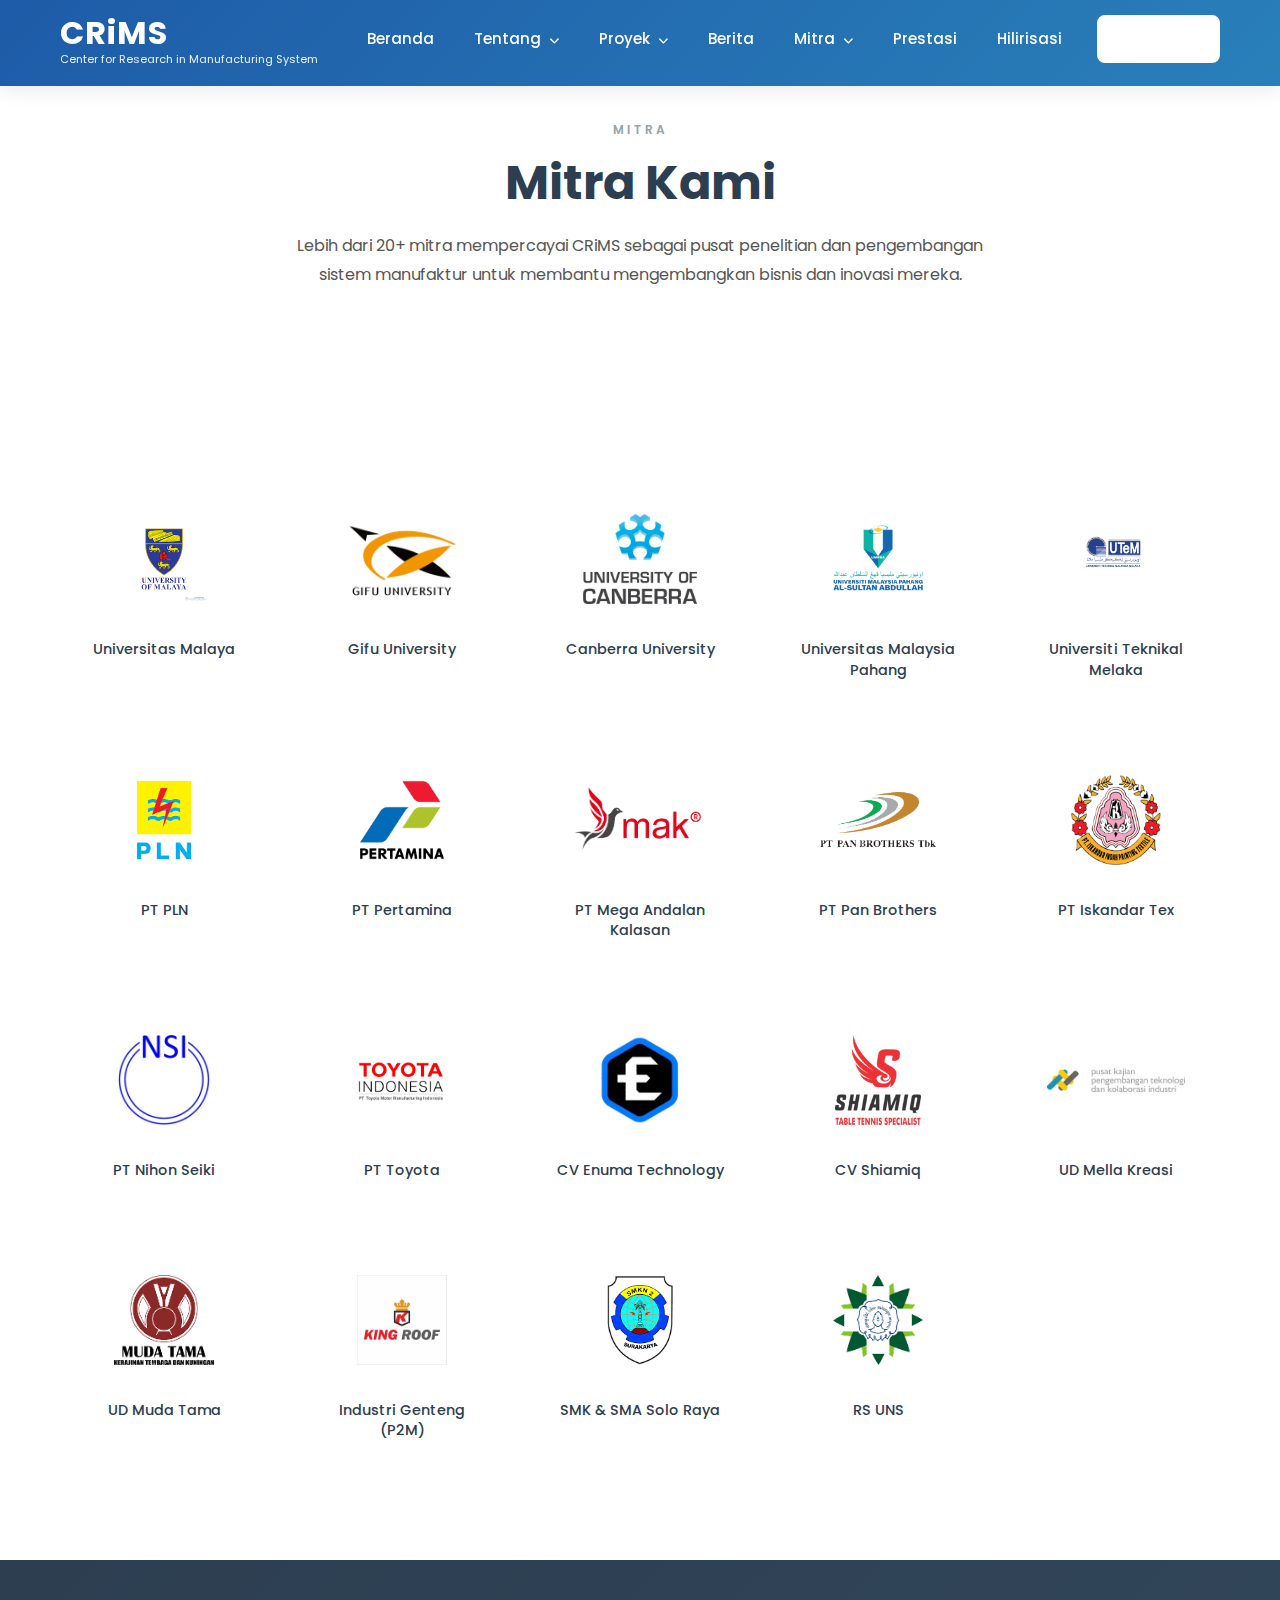
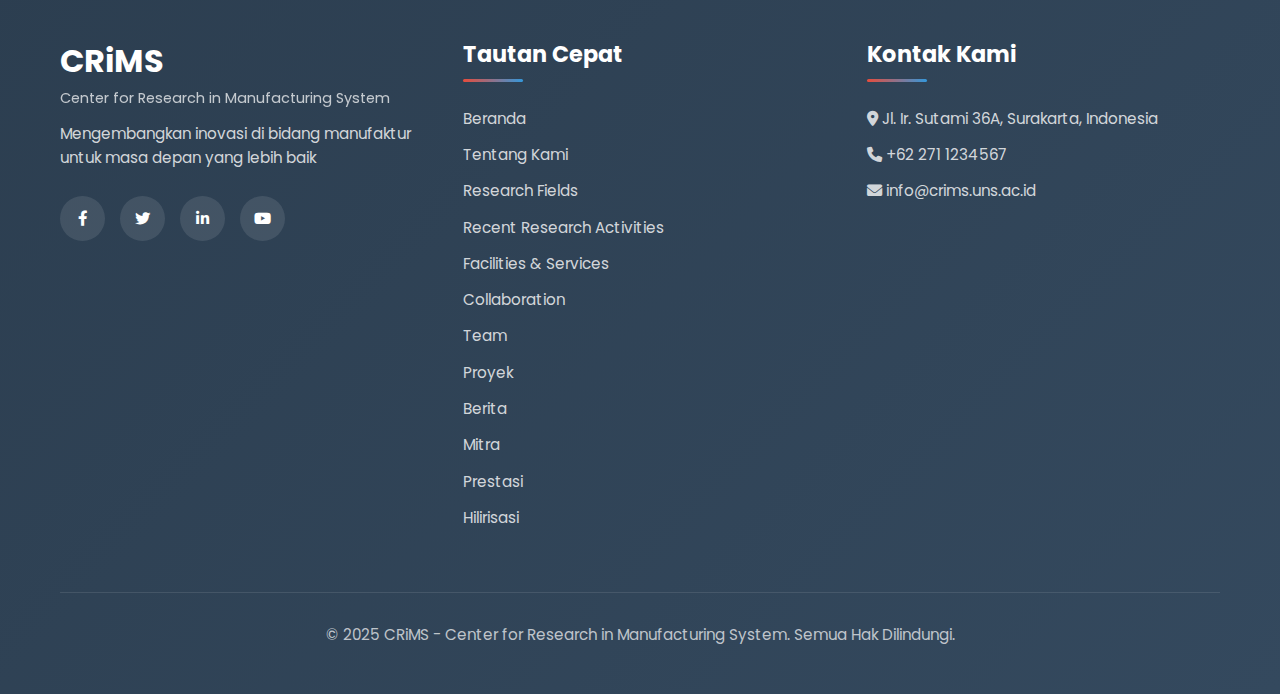
<file: collaboration.html>
<!DOCTYPE html>
<html lang="id">
<head>
    <meta charset="UTF-8">
    <meta name="viewport" content="width=device-width, initial-scale=1.0">
    <title>Mitra & Kolaborasi - CRiMS</title>
    <link rel="stylesheet" href="https://cdnjs.cloudflare.com/ajax/libs/font-awesome/6.0.0-beta3/css/all.min.css">
    <link rel="preconnect" href="https://fonts.googleapis.com">
    <link rel="preconnect" href="https://fonts.gstatic.com" crossorigin>
    <link href="https://fonts.googleapis.com/css2?family=Poppins:wght@300;400;500;600;700&display=swap" rel="stylesheet">
    <link rel="stylesheet" href="css/styles.css">
    <link rel="stylesheet" href="css/collaboration.css">
</head>
<body>
    <header class="header">
        <nav class="navbar">
            <div class="container">
                <div class="logo">
                    <h1>CRiMS</h1>
                    <span>Center for Research in Manufacturing System</span>
                </div>
                <ul class="nav-links" id="navLinks">
                    <li><a href="index.html#beranda">Beranda</a></li>
                    <li class="dropdown">
                        <a href="index.html#tentang">Tentang <i class="fas fa-chevron-down"></i></a>
                        <ul class="dropdown-menu">
                            <li><a href="research-fields.html">Research Fields</a></li>
                            <li><a href="recent-research.html">Recent Research Activities</a></li>
                            <li><a href="facilities-services.html">Facilities and Services</a></li>
                        </ul>
                    </li>
                    <li class="dropdown">
                        <a href="index.html#proyek">Proyek <i class="fas fa-chevron-down"></i></a>
                        <ul class="dropdown-menu">
                            <li><a href="index.html#research-topics">Availability Research Topics for Postgrad student</a></li>
                        </ul>
                    </li>
                    <li><a href="index.html#berita">Berita</a></li>
                    <li class="dropdown">
                        <a href="index.html#mitra">Mitra <i class="fas fa-chevron-down"></i></a>
                        <ul class="dropdown-menu">
                            <li><a href="collaboration.html" class="active">Collaboration</a></li>
                            <li><a href="team.html">Team</a></li>
                        </ul>
                    </li>
                    <li><a href="index.html#prestasi">Prestasi</a></li>
                    <li><a href="index.html#hilirisasi">Hilirisasi</a></li>
                    <li class="login-btn"><a href="/login" class="btn btn-login">Dashboard</a></li>
                </ul>
                <div class="hamburger" id="hamburger">
                    <span></span>
                    <span></span>
                    <span></span>
                </div>
            </div>
        </nav>
    </header>

    <section class="clients-hero">
        <div class="container">
            <div class="clients-header">
                <span class="clients-label">MITRA</span>
                <h1>Mitra Kami</h1>
                <p>Lebih dari 20+ mitra mempercayai CRiMS sebagai pusat penelitian dan pengembangan sistem manufaktur untuk membantu mengembangkan bisnis dan inovasi mereka.</p>
            </div>
        </div>
    </section>

    <section class="clients-section">
        <div class="container">
            <div class="clients-grid">
                <div class="client-card">
                    <div class="client-logo">
                        <img src="assets/malaya.jpg" alt="Universitas Malaya">
                    </div>
                    <h4>Universitas Malaya</h4>
                </div>
                <div class="client-card">
                    <div class="client-logo">
                        <img src="assets/gifu.png" alt="Gifu University">
                    </div>
                    <h4>Gifu University</h4>
                </div>
                <div class="client-card">
                    <div class="client-logo">
                        <img src="assets/canbera.png" alt="Canberra University">
                    </div>
                    <h4>Canberra University</h4>
                </div>
                <div class="client-card">
                    <div class="client-logo">
                        <img src="assets/malaysia pahang.png" alt="Universitas Malaysia Pahang">
                    </div>
                    <h4>Universitas Malaysia Pahang</h4>
                </div>
                <div class="client-card">
                    <div class="client-logo">
                        <img src="assets/utem.png" alt="Universiti Teknikal Melaka">
                    </div>
                    <h4>Universiti Teknikal Melaka</h4>
                </div>
                <div class="client-card">
                    <div class="client-logo">
                        <img src="assets/pln.png" alt="PT PLN">
                    </div>
                    <h4>PT PLN</h4>
                </div>
                <div class="client-card">
                    <div class="client-logo">
                        <img src="assets/pertamina.png" alt="PT Pertamina">
                    </div>
                    <h4>PT Pertamina</h4>
                </div>
                <div class="client-card">
                    <div class="client-logo">
                        <img src="assets/mak.png" alt="PT Mega Andalan Kalasan">
                    </div>
                    <h4>PT Mega Andalan Kalasan</h4>
                </div>
                <div class="client-card">
                    <div class="client-logo">
                        <img src="assets/pan brothers.png" alt="PT Pan Brothers">
                    </div>
                    <h4>PT Pan Brothers</h4>
                </div>
                <div class="client-card">
                    <div class="client-logo">
                        <img src="assets/iskandar.png" alt="PT Iskandar Tex">
                    </div>
                    <h4>PT Iskandar Tex</h4>
                </div>
                <div class="client-card">
                    <div class="client-logo">
                        <img src="assets/nihon seiki.jpg" alt="PT Nihon Seiki">
                    </div>
                    <h4>PT Nihon Seiki</h4>
                </div>
                <div class="client-card">
                    <div class="client-logo">
                        <img src="assets/toyota.png" alt="PT Toyota">
                    </div>
                    <h4>PT Toyota</h4>
                </div>
                <div class="client-card">
                    <div class="client-logo">
                        <img src="assets/enuma.jpeg" alt="CV Enuma Technology">
                    </div>
                    <h4>CV Enuma Technology</h4>
                </div>
                <div class="client-card">
                    <div class="client-logo">
                        <img src="assets/shamiq.png" alt="CV Shiamiq">
                    </div>
                    <h4>CV Shiamiq</h4>
                </div>
                <div class="client-card">
                    <div class="client-logo">
                        <img src="assets/Ud mella.png" alt="UD Mella Kreasi">
                    </div>
                    <h4>UD Mella Kreasi</h4>
                </div>
                <div class="client-card">
                    <div class="client-logo">
                        <img src="assets/UD MUDA.png" alt="UD Muda Tama">
                    </div>
                    <h4>UD Muda Tama</h4>
                </div>
                <div class="client-card">
                    <div class="client-logo">
                        <img src="assets/proof.png" alt="Industri Genteng">
                    </div>
                    <h4>Industri Genteng (P2M)</h4>
                </div>
                <div class="client-card">
                    <div class="client-logo">
                        <img src="assets/smkn2.png" alt="SMK & SMA Solo Raya">
                    </div>
                    <h4>SMK & SMA Solo Raya</h4>
                </div>
                <div class="client-card">
                    <div class="client-logo">
                        <img src="assets/RS Uns.png" alt="RS UNS">
                    </div>
                    <h4>RS UNS</h4>
                </div>
            </div>
        </div>
    </section>

    <footer class="footer">
        <div class="container">
            <div class="footer-content">
                <div class="footer-section">
                    <div class="logo">
                        <h2>CRiMS</h2>
                        <p>Center for Research in Manufacturing System</p>
                    </div>
                    <p>Mengembangkan inovasi di bidang manufaktur untuk masa depan yang lebih baik</p>
                    <div class="social-links">
                        <a href="#"><i class="fab fa-facebook-f"></i></a>
                        <a href="#"><i class="fab fa-twitter"></i></a>
                        <a href="#"><i class="fab fa-linkedin-in"></i></a>
                        <a href="#"><i class="fab fa-youtube"></i></a>
                    </div>
                </div>
                <div class="footer-section">
                    <h3>Tautan Cepat</h3>
                    <ul>
                        <li><a href="index.html#beranda">Beranda</a></li>
                        <li><a href="index.html#tentang">Tentang Kami</a></li>
                        <li><a href="research-fields.html">Research Fields</a></li>
                        <li><a href="recent-research.html">Recent Research Activities</a></li>
                        <li><a href="facilities-services.html">Facilities & Services</a></li>
                        <li><a href="collaboration.html">Collaboration</a></li>
                        <li><a href="team.html">Team</a></li>
                        <li><a href="index.html#proyek">Proyek</a></li>
                        <li><a href="index.html#berita">Berita</a></li>
                        <li><a href="index.html#mitra">Mitra</a></li>
                        <li><a href="index.html#prestasi">Prestasi</a></li>
                        <li><a href="index.html#hilirisasi">Hilirisasi</a></li>
                    </ul>
                </div>
                <div class="footer-section">
                    <h3>Kontak Kami</h3>
                    <p><i class="fas fa-map-marker-alt"></i> Jl. Ir. Sutami 36A, Surakarta, Indonesia</p>
                    <p><i class="fas fa-phone"></i> +62 271 1234567</p>
                    <p><i class="fas fa-envelope"></i> info@crims.uns.ac.id</p>
                </div>
            </div>
            <div class="footer-bottom">
                <p>&copy; 2025 CRiMS - Center for Research in Manufacturing System. Semua Hak Dilindungi.</p>
            </div>
        </div>
    </footer>

    <script src="js/script.js"></script>
</body>
</html>
</file>
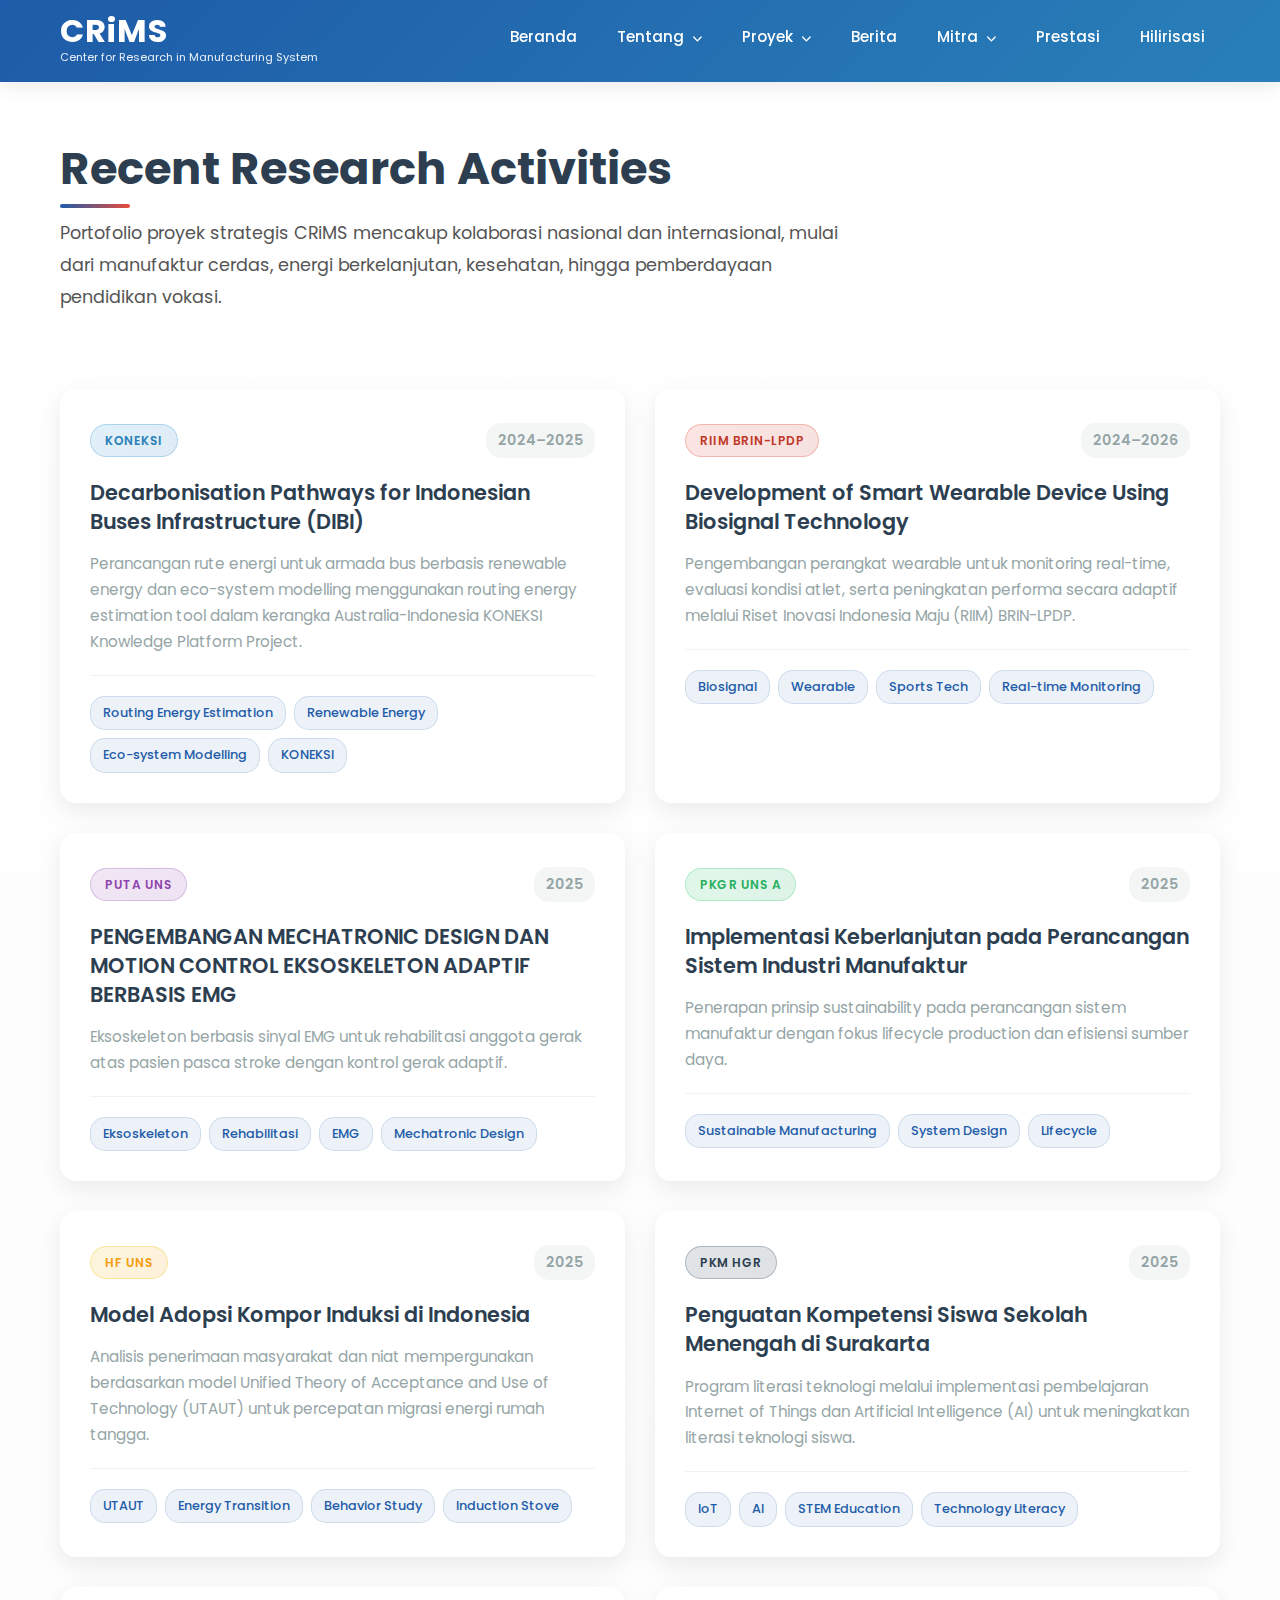
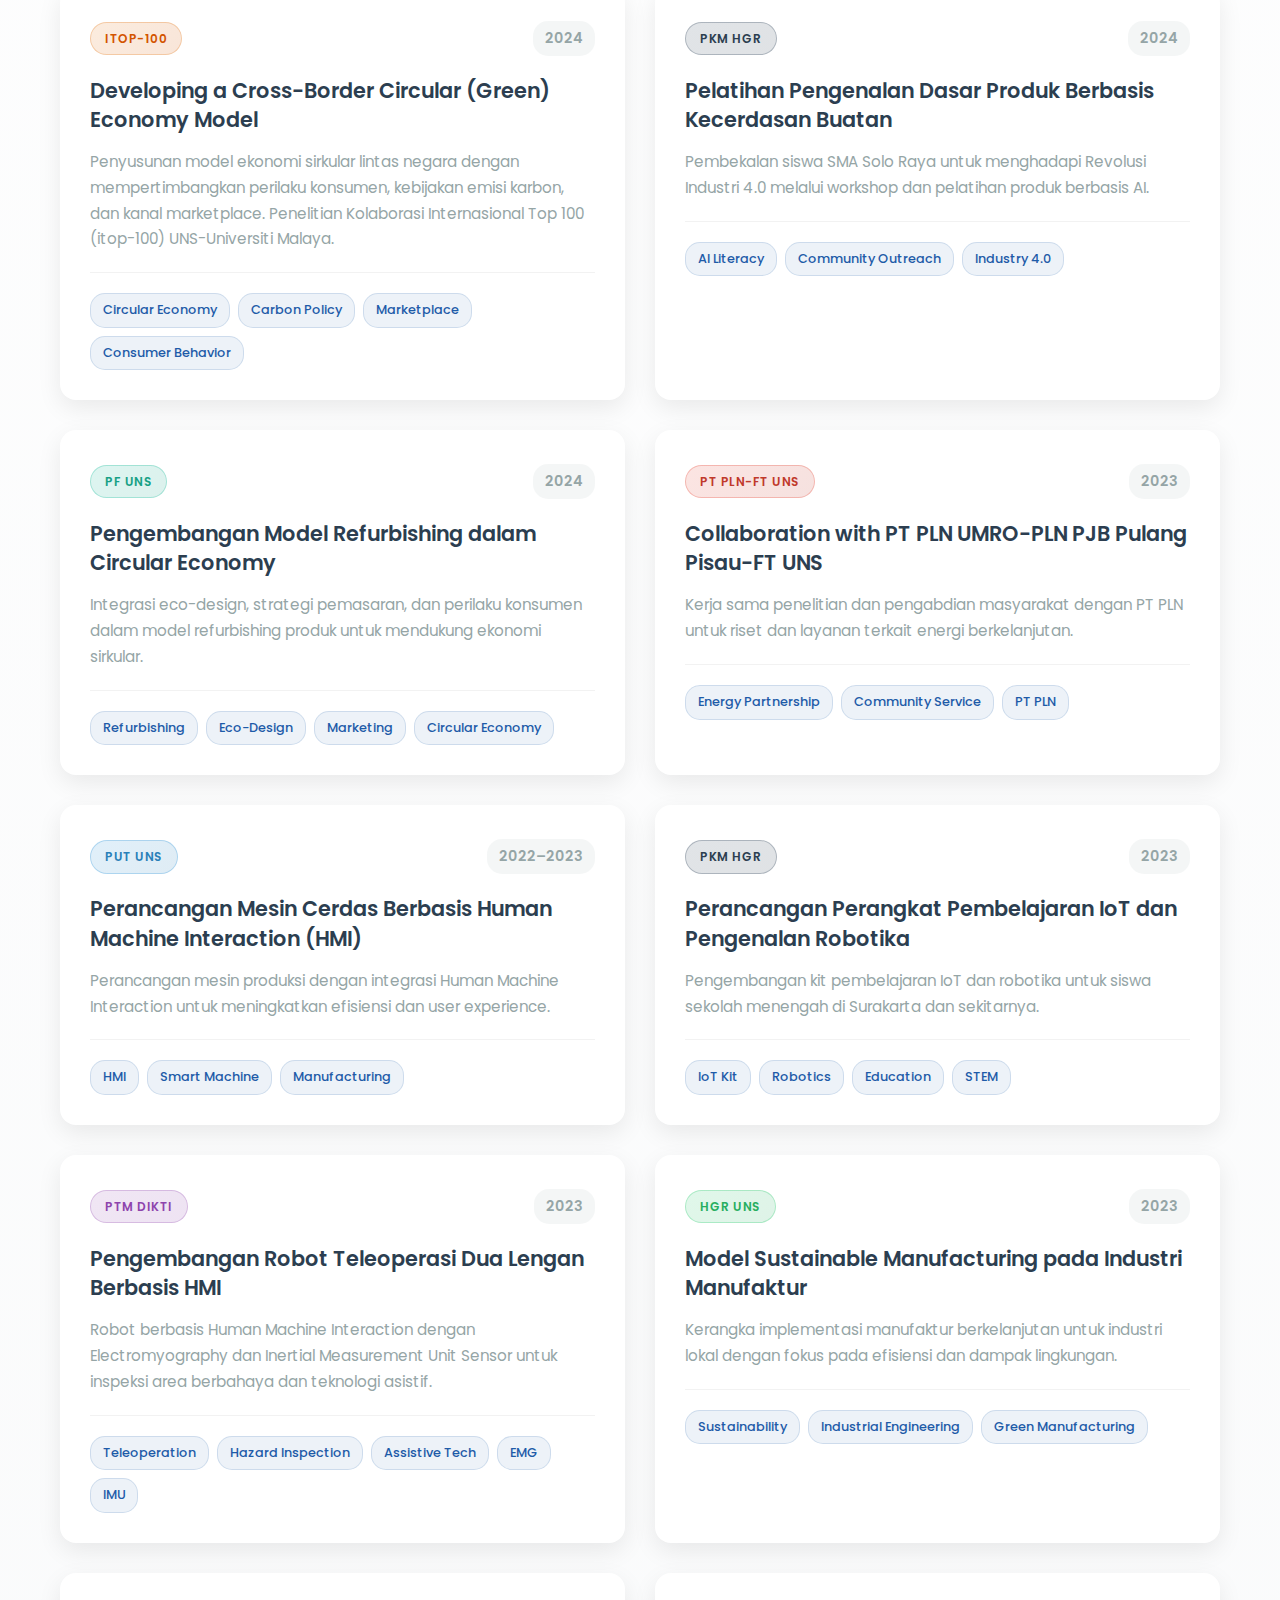
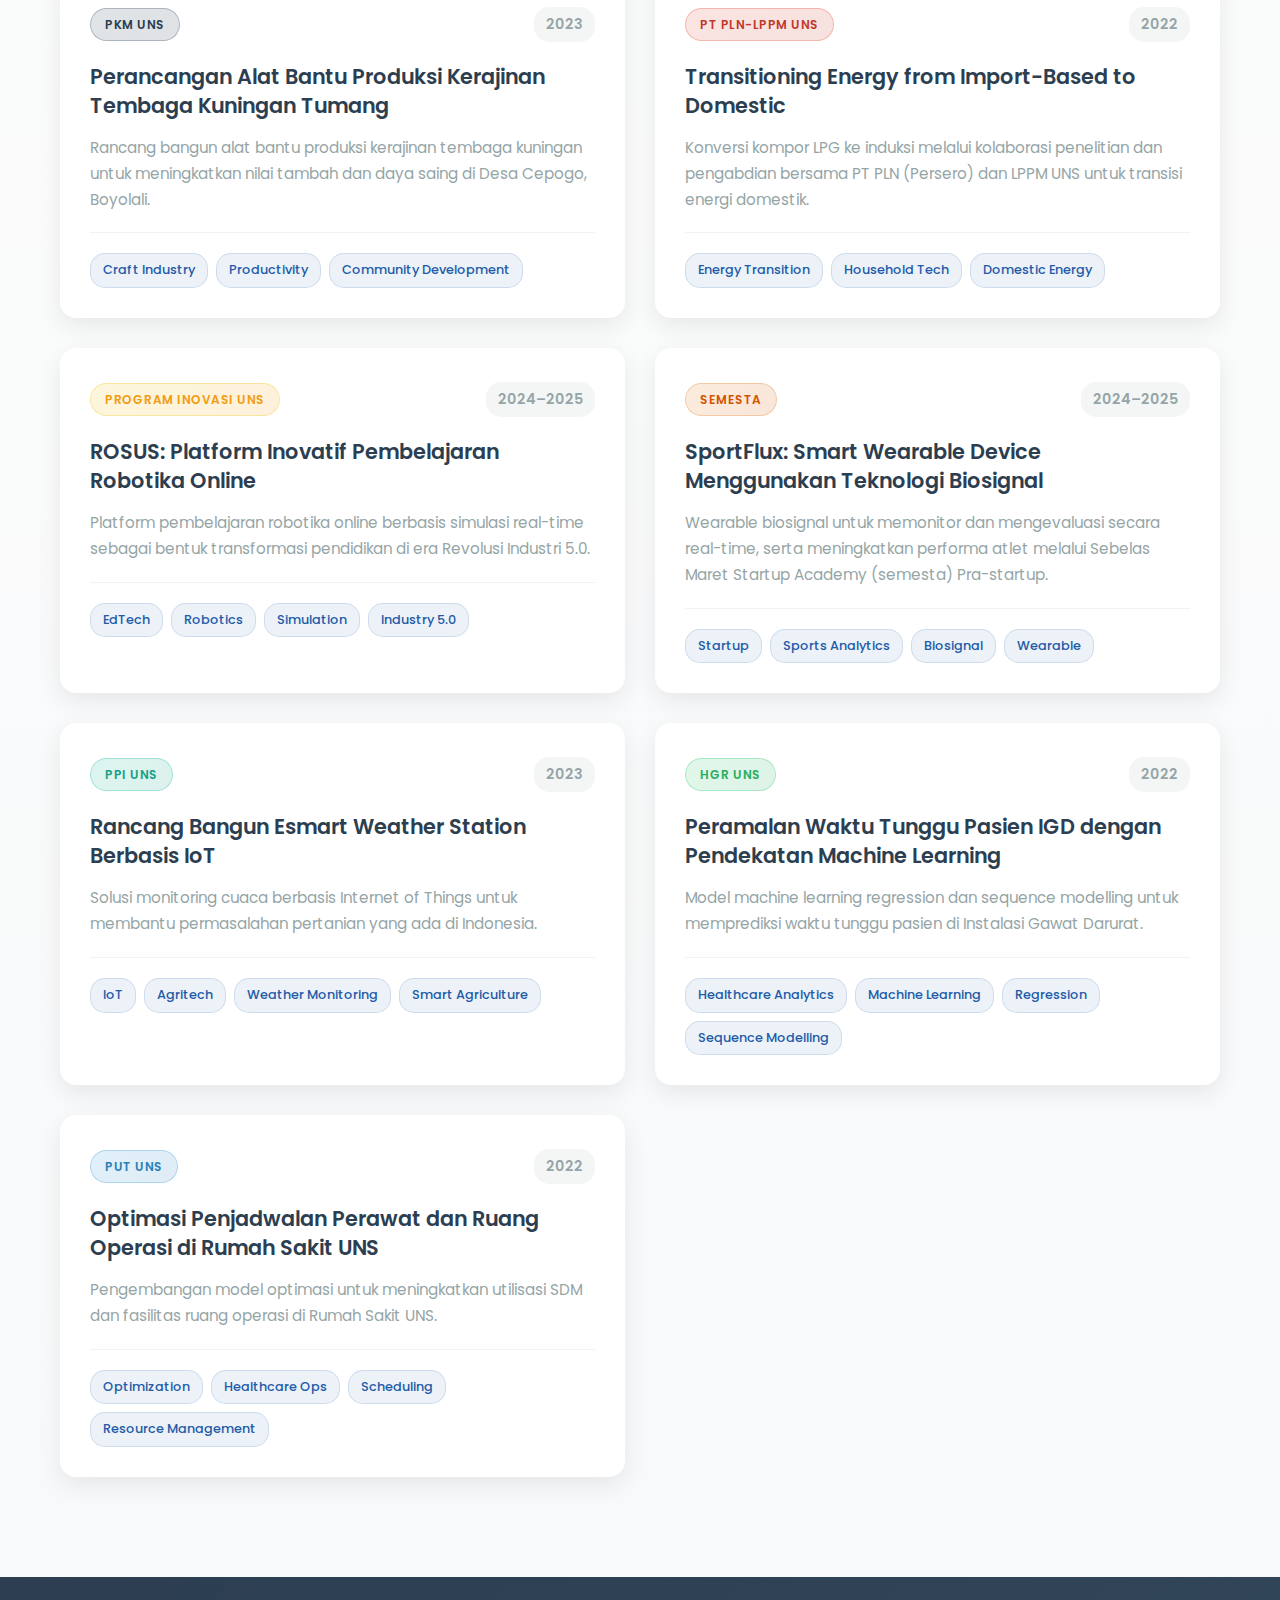
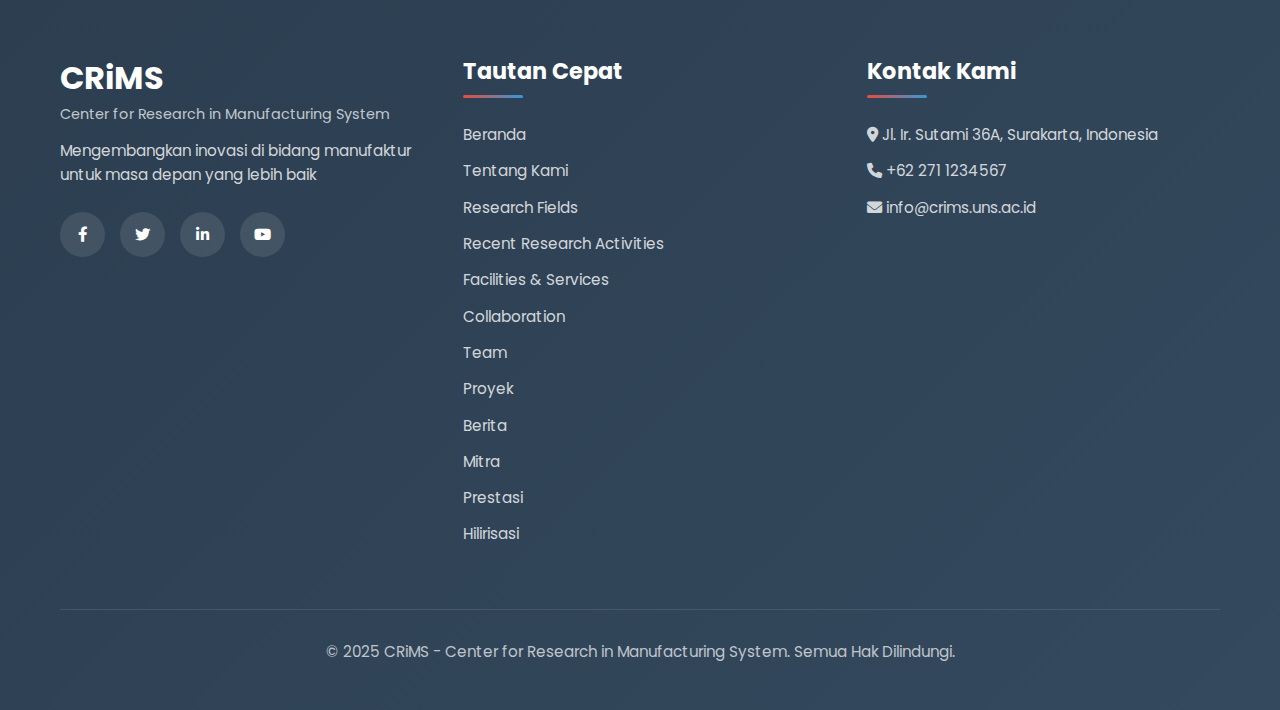
<file: recent-research.html>
<!DOCTYPE html>
<html lang="id">
<head>
    <meta charset="UTF-8">
    <meta name="viewport" content="width=device-width, initial-scale=1.0">
    <title>Recent Research Activities - CRIMS</title>
    <link rel="stylesheet" href="https://cdnjs.cloudflare.com/ajax/libs/font-awesome/6.0.0-beta3/css/all.min.css">
    <link rel="preconnect" href="https://fonts.googleapis.com">
    <link rel="preconnect" href="https://fonts.gstatic.com" crossorigin>
    <link href="https://fonts.googleapis.com/css2?family=Poppins:wght@300;400;500;600;700&display=swap" rel="stylesheet">
    <link rel="stylesheet" href="css/styles.css">
    <link rel="stylesheet" href="css/recent-research.css">
</head>
<body>
    <!-- Header & Navigasi -->
    <header class="header">
        <nav class="navbar">
            <div class="container">
                <div class="logo">
                    <h1>CRiMS</h1>
                    <span>Center for Research in Manufacturing System</span>
                </div>
                <ul class="nav-links" id="navLinks">
                    <li><a href="index.php#beranda">Beranda</a></li>
                    <li class="dropdown">
                        <a href="index.php#tentang">Tentang <i class="fas fa-chevron-down"></i></a>
                        <ul class="dropdown-menu">
                            <li><a href="research-fields.html">Research Fields</a></li>
                            <li><a href="recent-research.html" class="active">Recent Research Activities</a></li>
                            <li><a href="facilities-services.html">Facilities and Services</a></li>
                        </ul>
                    </li>
                    <li class="dropdown">
                        <a href="index.php#proyek">Proyek <i class="fas fa-chevron-down"></i></a>
                        <ul class="dropdown-menu">
                            <li><a href="index.php#research-topics">Availability Research Topics for Postgrad student</a></li>
                        </ul>
                    </li>
                    <li><a href="index.php#berita">Berita</a></li>
                    <li class="dropdown">
                        <a href="index.php#mitra">Mitra <i class="fas fa-chevron-down"></i></a>
                        <ul class="dropdown-menu">
                            <li><a href="collaboration.html">Collaboration</a></li>
                            <li><a href="team.php">Team</a></li>
                        </ul>
                    </li>
                    <li><a href="index.php#prestasi">Prestasi</a></li>
                    <li><a href="index.php#hilirisasi">Hilirisasi</a></li>
                    <!-- Dashboard button dihilangkan -->
                </ul>
                <div class="hamburger" id="hamburger">
                    <span></span>
                    <span></span>
                    <span></span>
                </div>
            </div>
        </nav>
    </header>

    <!-- Recent Research Activities Section -->
    <section class="recent-research" id="recent-research">
        <div class="container">
            <div class="section-header">
                <div>
                    <h2 class="section-title">Recent Research Activities</h2>
                    <p class="section-subtitle">Portofolio proyek strategis CRiMS mencakup kolaborasi nasional dan internasional, mulai dari manufaktur cerdas, energi berkelanjutan, kesehatan, hingga pemberdayaan pendidikan vokasi.</p>
                </div>
            </div>
            <div class="research-grid">
                <article class="research-card">
                    <div class="research-meta">
                        <span class="badge badge-koneksi">KONEKSI</span>
                        <span class="year">2024–2025</span>
                    </div>
                    <h3>Decarbonisation Pathways for Indonesian Buses Infrastructure (DIBI)</h3>
                    <p>Perancangan rute energi untuk armada bus berbasis renewable energy dan eco-system modelling menggunakan routing energy estimation tool dalam kerangka Australia-Indonesia KONEKSI Knowledge Platform Project.</p>
                    <div class="research-tags">
                        <span>Routing Energy Estimation</span>
                        <span>Renewable Energy</span>
                        <span>Eco-system Modelling</span>
                        <span>KONEKSI</span>
                    </div>
                </article>
                <article class="research-card">
                    <div class="research-meta">
                        <span class="badge badge-riim">RIIM BRIN-LPDP</span>
                        <span class="year">2024–2026</span>
                    </div>
                    <h3>Development of Smart Wearable Device Using Biosignal Technology</h3>
                    <p>Pengembangan perangkat wearable untuk monitoring real-time, evaluasi kondisi atlet, serta peningkatan performa secara adaptif melalui Riset Inovasi Indonesia Maju (RIIM) BRIN-LPDP.</p>
                    <div class="research-tags">
                        <span>Biosignal</span>
                        <span>Wearable</span>
                        <span>Sports Tech</span>
                        <span>Real-time Monitoring</span>
                    </div>
                </article>
                <article class="research-card">
                    <div class="research-meta">
                        <span class="badge badge-puta">PUTA UNS</span>
                        <span class="year">2025</span>
                    </div>
                    <h3>PENGEMBANGAN MECHATRONIC DESIGN DAN MOTION CONTROL EKSOSKELETON ADAPTIF BERBASIS EMG</h3>
                    <p>Eksoskeleton berbasis sinyal EMG untuk rehabilitasi anggota gerak atas pasien pasca stroke dengan kontrol gerak adaptif.</p>
                    <div class="research-tags">
                        <span>Eksoskeleton</span>
                        <span>Rehabilitasi</span>
                        <span>EMG</span>
                        <span>Mechatronic Design</span>
                    </div>
                </article>
                <article class="research-card">
                    <div class="research-meta">
                        <span class="badge badge-pkgr">PKGR UNS A</span>
                        <span class="year">2025</span>
                    </div>
                    <h3>Implementasi Keberlanjutan pada Perancangan Sistem Industri Manufaktur</h3>
                    <p>Penerapan prinsip sustainability pada perancangan sistem manufaktur dengan fokus lifecycle production dan efisiensi sumber daya.</p>
                    <div class="research-tags">
                        <span>Sustainable Manufacturing</span>
                        <span>System Design</span>
                        <span>Lifecycle</span>
                    </div>
                </article>
                <article class="research-card">
                    <div class="research-meta">
                        <span class="badge badge-hf">HF UNS</span>
                        <span class="year">2025</span>
                    </div>
                    <h3>Model Adopsi Kompor Induksi di Indonesia</h3>
                    <p>Analisis penerimaan masyarakat dan niat mempergunakan berdasarkan model Unified Theory of Acceptance and Use of Technology (UTAUT) untuk percepatan migrasi energi rumah tangga.</p>
                    <div class="research-tags">
                        <span>UTAUT</span>
                        <span>Energy Transition</span>
                        <span>Behavior Study</span>
                        <span>Induction Stove</span>
                    </div>
                </article>
                <article class="research-card">
                    <div class="research-meta">
                        <span class="badge badge-pkm">PKM HGR</span>
                        <span class="year">2025</span>
                    </div>
                    <h3>Penguatan Kompetensi Siswa Sekolah Menengah di Surakarta</h3>
                    <p>Program literasi teknologi melalui implementasi pembelajaran Internet of Things dan Artificial Intelligence (AI) untuk meningkatkan literasi teknologi siswa.</p>
                    <div class="research-tags">
                        <span>IoT</span>
                        <span>AI</span>
                        <span>STEM Education</span>
                        <span>Technology Literacy</span>
                    </div>
                </article>
                <article class="research-card">
                    <div class="research-meta">
                        <span class="badge badge-itop">iTop-100</span>
                        <span class="year">2024</span>
                    </div>
                    <h3>Developing a Cross-Border Circular (Green) Economy Model</h3>
                    <p>Penyusunan model ekonomi sirkular lintas negara dengan mempertimbangkan perilaku konsumen, kebijakan emisi karbon, dan kanal marketplace. Penelitian Kolaborasi Internasional Top 100 (itop-100) UNS-Universiti Malaya.</p>
                    <div class="research-tags">
                        <span>Circular Economy</span>
                        <span>Carbon Policy</span>
                        <span>Marketplace</span>
                        <span>Consumer Behavior</span>
                    </div>
                </article>
                <article class="research-card">
                    <div class="research-meta">
                        <span class="badge badge-pkm">PKM HGR</span>
                        <span class="year">2024</span>
                    </div>
                    <h3>Pelatihan Pengenalan Dasar Produk Berbasis Kecerdasan Buatan</h3>
                    <p>Pembekalan siswa SMA Solo Raya untuk menghadapi Revolusi Industri 4.0 melalui workshop dan pelatihan produk berbasis AI.</p>
                    <div class="research-tags">
                        <span>AI Literacy</span>
                        <span>Community Outreach</span>
                        <span>Industry 4.0</span>
                    </div>
                </article>
                <article class="research-card">
                    <div class="research-meta">
                        <span class="badge badge-pf">PF UNS</span>
                        <span class="year">2024</span>
                    </div>
                    <h3>Pengembangan Model Refurbishing dalam Circular Economy</h3>
                    <p>Integrasi eco-design, strategi pemasaran, dan perilaku konsumen dalam model refurbishing produk untuk mendukung ekonomi sirkular.</p>
                    <div class="research-tags">
                        <span>Refurbishing</span>
                        <span>Eco-Design</span>
                        <span>Marketing</span>
                        <span>Circular Economy</span>
                    </div>
                </article>
                <article class="research-card">
                    <div class="research-meta">
                        <span class="badge badge-pln">PT PLN-FT UNS</span>
                        <span class="year">2023</span>
                    </div>
                    <h3>Collaboration with PT PLN UMRO-PLN PJB Pulang Pisau-FT UNS</h3>
                    <p>Kerja sama penelitian dan pengabdian masyarakat dengan PT PLN untuk riset dan layanan terkait energi berkelanjutan.</p>
                    <div class="research-tags">
                        <span>Energy Partnership</span>
                        <span>Community Service</span>
                        <span>PT PLN</span>
                    </div>
                </article>
                <article class="research-card">
                    <div class="research-meta">
                        <span class="badge badge-put">PUT UNS</span>
                        <span class="year">2022–2023</span>
                    </div>
                    <h3>Perancangan Mesin Cerdas Berbasis Human Machine Interaction (HMI)</h3>
                    <p>Perancangan mesin produksi dengan integrasi Human Machine Interaction untuk meningkatkan efisiensi dan user experience.</p>
                    <div class="research-tags">
                        <span>HMI</span>
                        <span>Smart Machine</span>
                        <span>Manufacturing</span>
                    </div>
                </article>
                <article class="research-card">
                    <div class="research-meta">
                        <span class="badge badge-pkm">PKM HGR</span>
                        <span class="year">2023</span>
                    </div>
                    <h3>Perancangan Perangkat Pembelajaran IoT dan Pengenalan Robotika</h3>
                    <p>Pengembangan kit pembelajaran IoT dan robotika untuk siswa sekolah menengah di Surakarta dan sekitarnya.</p>
                    <div class="research-tags">
                        <span>IoT Kit</span>
                        <span>Robotics</span>
                        <span>Education</span>
                        <span>STEM</span>
                    </div>
                </article>
                <article class="research-card">
                    <div class="research-meta">
                        <span class="badge badge-ptm">PTM Dikti</span>
                        <span class="year">2023</span>
                    </div>
                    <h3>Pengembangan Robot Teleoperasi Dua Lengan Berbasis HMI</h3>
                    <p>Robot berbasis Human Machine Interaction dengan Electromyography dan Inertial Measurement Unit Sensor untuk inspeksi area berbahaya dan teknologi asistif.</p>
                    <div class="research-tags">
                        <span>Teleoperation</span>
                        <span>Hazard Inspection</span>
                        <span>Assistive Tech</span>
                        <span>EMG</span>
                        <span>IMU</span>
                    </div>
                </article>
                <article class="research-card">
                    <div class="research-meta">
                        <span class="badge badge-hgr">HGR UNS</span>
                        <span class="year">2023</span>
                    </div>
                    <h3>Model Sustainable Manufacturing pada Industri Manufaktur</h3>
                    <p>Kerangka implementasi manufaktur berkelanjutan untuk industri lokal dengan fokus pada efisiensi dan dampak lingkungan.</p>
                    <div class="research-tags">
                        <span>Sustainability</span>
                        <span>Industrial Engineering</span>
                        <span>Green Manufacturing</span>
                    </div>
                </article>
                <article class="research-card">
                    <div class="research-meta">
                        <span class="badge badge-pkm">PKM UNS</span>
                        <span class="year">2023</span>
                    </div>
                    <h3>Perancangan Alat Bantu Produksi Kerajinan Tembaga Kuningan Tumang</h3>
                    <p>Rancang bangun alat bantu produksi kerajinan tembaga kuningan untuk meningkatkan nilai tambah dan daya saing di Desa Cepogo, Boyolali.</p>
                    <div class="research-tags">
                        <span>Craft Industry</span>
                        <span>Productivity</span>
                        <span>Community Development</span>
                    </div>
                </article>
                <article class="research-card">
                    <div class="research-meta">
                        <span class="badge badge-pln">PT PLN-LPPM UNS</span>
                        <span class="year">2022</span>
                    </div>
                    <h3>Transitioning Energy from Import-Based to Domestic</h3>
                    <p>Konversi kompor LPG ke induksi melalui kolaborasi penelitian dan pengabdian bersama PT PLN (Persero) dan LPPM UNS untuk transisi energi domestik.</p>
                    <div class="research-tags">
                        <span>Energy Transition</span>
                        <span>Household Tech</span>
                        <span>Domestic Energy</span>
                    </div>
                </article>
                <article class="research-card">
                    <div class="research-meta">
                        <span class="badge badge-innovation">Program Inovasi UNS</span>
                        <span class="year">2024–2025</span>
                    </div>
                    <h3>ROSUS: Platform Inovatif Pembelajaran Robotika Online</h3>
                    <p>Platform pembelajaran robotika online berbasis simulasi real-time sebagai bentuk transformasi pendidikan di era Revolusi Industri 5.0.</p>
                    <div class="research-tags">
                        <span>EdTech</span>
                        <span>Robotics</span>
                        <span>Simulation</span>
                        <span>Industry 5.0</span>
                    </div>
                </article>
                <article class="research-card">
                    <div class="research-meta">
                        <span class="badge badge-startup">SEmesta</span>
                        <span class="year">2024–2025</span>
                    </div>
                    <h3>SportFlux: Smart Wearable Device Menggunakan Teknologi Biosignal</h3>
                    <p>Wearable biosignal untuk memonitor dan mengevaluasi secara real-time, serta meningkatkan performa atlet melalui Sebelas Maret Startup Academy (semesta) Pra-startup.</p>
                    <div class="research-tags">
                        <span>Startup</span>
                        <span>Sports Analytics</span>
                        <span>Biosignal</span>
                        <span>Wearable</span>
                    </div>
                </article>
                <article class="research-card">
                    <div class="research-meta">
                        <span class="badge badge-ppi">PPI UNS</span>
                        <span class="year">2023</span>
                    </div>
                    <h3>Rancang Bangun Esmart Weather Station Berbasis IoT</h3>
                    <p>Solusi monitoring cuaca berbasis Internet of Things untuk membantu permasalahan pertanian yang ada di Indonesia.</p>
                    <div class="research-tags">
                        <span>IoT</span>
                        <span>Agritech</span>
                        <span>Weather Monitoring</span>
                        <span>Smart Agriculture</span>
                    </div>
                </article>
                <article class="research-card">
                    <div class="research-meta">
                        <span class="badge badge-hgr">HGR UNS</span>
                        <span class="year">2022</span>
                    </div>
                    <h3>Peramalan Waktu Tunggu Pasien IGD dengan Pendekatan Machine Learning</h3>
                    <p>Model machine learning regression dan sequence modelling untuk memprediksi waktu tunggu pasien di Instalasi Gawat Darurat.</p>
                    <div class="research-tags">
                        <span>Healthcare Analytics</span>
                        <span>Machine Learning</span>
                        <span>Regression</span>
                        <span>Sequence Modelling</span>
                    </div>
                </article>
                <article class="research-card">
                    <div class="research-meta">
                        <span class="badge badge-put">PUT UNS</span>
                        <span class="year">2022</span>
                    </div>
                    <h3>Optimasi Penjadwalan Perawat dan Ruang Operasi di Rumah Sakit UNS</h3>
                    <p>Pengembangan model optimasi untuk meningkatkan utilisasi SDM dan fasilitas ruang operasi di Rumah Sakit UNS.</p>
                    <div class="research-tags">
                        <span>Optimization</span>
                        <span>Healthcare Ops</span>
                        <span>Scheduling</span>
                        <span>Resource Management</span>
                    </div>
                </article>
            </div>
        </div>
    </section>

    <!-- Footer -->
    <footer class="footer">
        <div class="container">
            <div class="footer-content">
                <div class="footer-section">
                    <div class="logo">
                        <h2>CRiMS</h2>
                        <p>Center for Research in Manufacturing System</p>
                    </div>
                    <p>Mengembangkan inovasi di bidang manufaktur untuk masa depan yang lebih baik</p>
                    <div class="social-links">
                        <a href="#"><i class="fab fa-facebook-f"></i></a>
                        <a href="#"><i class="fab fa-twitter"></i></a>
                        <a href="#"><i class="fab fa-linkedin-in"></i></a>
                        <a href="#"><i class="fab fa-youtube"></i></a>
                    </div>
                </div>
                <div class="footer-section">
                    <h3>Tautan Cepat</h3>
                    <ul>
                        <li><a href="index.php#beranda">Beranda</a></li>
                        <li><a href="index.php#tentang">Tentang Kami</a></li>
                        <li><a href="research-fields.html">Research Fields</a></li>
                        <li><a href="recent-research.html">Recent Research Activities</a></li>
                        <li><a href="facilities-services.html">Facilities & Services</a></li>
                        <li><a href="collaboration.html">Collaboration</a></li>
                        <li><a href="team.php">Team</a></li>
                        <li><a href="index.php#proyek">Proyek</a></li>
                        <li><a href="index.php#berita">Berita</a></li>
                        <li><a href="index.php#mitra">Mitra</a></li>
                        <li><a href="index.php#prestasi">Prestasi</a></li>
                        <li><a href="index.php#hilirisasi">Hilirisasi</a></li>
                    </ul>
                </div>
                <div class="footer-section">
                    <h3>Kontak Kami</h3>
                    <p><i class="fas fa-map-marker-alt"></i> Jl. Ir. Sutami 36A, Surakarta, Indonesia</p>
                    <p><i class="fas fa-phone"></i> +62 271 1234567</p>
                    <p><i class="fas fa-envelope"></i> info@crims.uns.ac.id</p>
                </div>
            </div>
            <div class="footer-bottom">
                <p>&copy; 2025 CRiMS - Center for Research in Manufacturing System. Semua Hak Dilindungi.</p>
            </div>
        </div>
    </footer>

    <script src="js/script.js"></script>
</body>
</html>
</file>
<file: css/styles.css>
/* Base Styles */
:root {
    --primary: #1e5ba8;
    --secondary: #e74c3c;
    --accent: #3498db;
    --light: #ecf0f1;
    --dark: #2c3e50;
    --gray: #95a5a6;
    --white: #ffffff;
    --transition: all 0.3s ease;
    --transition-slow: all 0.5s cubic-bezier(0.4, 0, 0.2, 1);
    --transition-fast: all 0.2s ease;
}

* {
    margin: 0;
    padding: 0;
    box-sizing: border-box;
}

html {
    scroll-behavior: smooth;
}

body {
    font-family: 'Poppins', sans-serif;
    line-height: 1.6;
    color: #333;
    overflow-x: hidden;
}

.container {
    width: 100%;
    max-width: 1200px;
    margin: 0 auto;
    padding: 0 20px;
}

/* Typography */
h1, h2, h3, h4, h5, h6 {
    font-weight: 700;
    line-height: 1.3;
    margin-bottom: 1rem;
    color: var(--dark);
}

p {
    margin-bottom: 1rem;
}

a {
    text-decoration: none;
    color: var(--primary);
    transition: var(--transition);
}

a:hover {
    color: var(--secondary);
}

/* Buttons */
.btn {
    display: inline-block;
    padding: 12px 30px;
    border-radius: 50px;
    font-weight: 500;
    text-align: center;
    cursor: pointer;
    transition: var(--transition);
    border: 2px solid transparent;
    font-size: 14px;
}

.btn-primary {
    background-color: var(--secondary);
    color: var(--white);
    border-color: var(--secondary);
}

.btn-primary {
    position: relative;
    overflow: hidden;
}

.btn-primary::before {
    content: '';
    position: absolute;
    top: 50%;
    left: 50%;
    width: 0;
    height: 0;
    border-radius: 50%;
    background: rgba(255, 255, 255, 0.3);
    transform: translate(-50%, -50%);
    transition: all 0.5s ease;
}

.btn-primary:hover::before {
    width: 300px;
    height: 300px;
}

.btn-primary:hover {
    background-color: transparent;
    color: var(--secondary);
    transform: translateY(-3px) scale(1.05);
    box-shadow: 0 8px 20px rgba(231, 76, 60, 0.4);
    border-width: 3px;
}

.btn-outline {
    background-color: transparent;
    color: var(--white);
    border-color: var(--white);
}

.btn-outline:hover {
    background-color: var(--white);
    color: var(--primary);
    transform: translateY(-2px);
}

.btn-login {
    background-color: var(--white);
    color: var(--primary);
    border: 2px solid var(--white);
    padding: 10px 25px;
    border-radius: 50px;
    font-weight: 600;
}

.btn-login:hover {
    background-color: transparent;
    color: var(--white);
    border-color: var(--white);
}

/* Header & Navigation */
.header {
    position: fixed;
    top: 0;
    left: 0;
    width: 100%;
    z-index: 1000;
    background: linear-gradient(135deg, #1e5ba8 0%, #2980b9 100%);
    box-shadow: 0 2px 20px rgba(0, 0, 0, 0.1);
    transition: var(--transition);
}

.header.scrolled {
    background: rgba(30, 91, 168, 0.95);
    backdrop-filter: blur(10px);
    padding: 5px 0;
}

.navbar .container {
    display: flex;
    justify-content: space-between;
    align-items: center;
    padding: 15px 20px;
}

.logo {
    display: flex;
    flex-direction: column;
    color: var(--white);
}

.logo h1 {
    font-size: 32px;
    color: var(--white);
    margin: 0;
    line-height: 1;
    font-weight: 700;
    letter-spacing: 1px;
}

.logo span {
    font-size: 11px;
    color: rgba(255, 255, 255, 0.9);
    display: block;
    margin-top: 2px;
    font-weight: 400;
}

.nav-links {
    display: flex;
    list-style: none;
    align-items: center;
    gap: 10px;
}

.nav-links li {
    position: relative;
}

/* Dropdown styles */
.dropdown > a {
    display: flex;
    align-items: center;
    gap: 5px;
}

.dropdown > a .fa-chevron-down {
    font-size: 10px;
    transition: transform 0.3s ease;
}

.dropdown:hover > a .fa-chevron-down {
    transform: rotate(180deg);
}

.dropdown-menu {
    position: absolute;
    top: 100%;
    left: 0;
    background: white;
    min-width: 220px;
    border-radius: 8px;
    box-shadow: 0 5px 15px rgba(0, 0, 0, 0.1);
    opacity: 0;
    visibility: hidden;
    transform: translateY(10px);
    transition: all 0.3s ease;
    z-index: 1000;
    padding: 10px 0;
}

.dropdown:hover .dropdown-menu {
    opacity: 1;
    visibility: visible;
    transform: translateY(0);
}

.dropdown-menu li {
    width: 100%;
}

.dropdown-menu a {
    color: #333 !important;
    padding: 10px 20px !important;
    white-space: nowrap;
    transition: all 0.2s ease;
}

.dropdown-menu a:hover {
    background: #f5f5f5 !important;
    color: #1e5ba8 !important;
    padding-left: 25px !important;
}

/* Navigation Link Hover Effect */
.nav-links > li > a {
    position: relative;
    padding: 10px 15px;
    overflow: hidden;
    display: inline-block;
}

.nav-links > li > a::after {
    content: '';
    position: absolute;
    width: 0;
    height: 3px;
    bottom: 0;
    left: 0;
    background-color: white;
    transition: width 0.3s ease;
}

.nav-links > li > a {
    position: relative;
    overflow: hidden;
}

.nav-links > li > a::before {
    content: '';
    position: absolute;
    top: 0;
    left: -100%;
    width: 100%;
    height: 100%;
    background: linear-gradient(90deg, transparent, rgba(255, 255, 255, 0.2), transparent);
    transition: left 0.5s ease;
}

.nav-links > li > a:hover::before {
    left: 100%;
}

.nav-links > li > a:hover::after,
.nav-links > li > a.active::after {
    width: 100%;
}

.nav-links > li > a:hover {
    transform: translateY(-2px);
}

/* Dropdown Menu Link Hover Effect */
.dropdown-menu a {
    position: relative;
    padding: 8px 20px;
    transition: all 0.3s ease;
}

.dropdown-menu a::before {
    content: '';
    position: absolute;
    width: 0;
    height: 2px;
    bottom: 8px;
    left: 20px;
    background-color: #1e5ba8;
    transition: width 0.3s ease;
}

.dropdown-menu a:hover::before {
    width: calc(100% - 40px);
}

/* Ensure the chevron icon doesn't affect the hover effect */
.dropdown > a i.fa-chevron-down {
    margin-left: 5px;
    transition: transform 0.3s ease;
}

/* Keep the existing dropdown hover effect */
.dropdown:hover > a .fa-chevron-down {
    transform: rotate(180deg);
}

/* Mobile dropdown styles */
@media (max-width: 768px) {
    .dropdown > a {
        justify-content: space-between;
    }
    
    .dropdown-menu {
        position: static;
        display: none;
        opacity: 1;
        visibility: visible;
        transform: none;
        box-shadow: none;
        padding: 0;
        background: rgba(0, 0, 0, 0.05);
        border-radius: 0 0 8px 8px;
    }
    
    .dropdown.active .dropdown-menu {
        display: block;
    }
    
    .dropdown-menu a {
        padding-left: 30px !important;
    }
}

.nav-links a {
    color: var(--white);
    font-weight: 500;
    font-size: 15px;
    padding: 10px 18px;
    border-radius: 8px;
    display: block;
    transition: var(--transition);
}

.nav-links a:hover,
.nav-links a.active {
    background-color: rgba(255, 255, 255, 0.15);
    color: var(--white);
}

.nav-links .login-btn {
    margin-left: 10px;
}

.hamburger {
    display: none;
    flex-direction: column;
    cursor: pointer;
    z-index: 1001;
    gap: 5px;
}

.hamburger span {
    display: block;
    width: 28px;
    height: 3px;
    background-color: var(--white);
    border-radius: 3px;
    transition: var(--transition);
}

.hamburger.active span:nth-child(1) {
    transform: rotate(45deg) translate(8px, 8px);
}

.hamburger.active span:nth-child(2) {
    opacity: 0;
}

.hamburger.active span:nth-child(3) {
    transform: rotate(-45deg) translate(7px, -7px);
}

/* Hero Section */
.hero {
    min-height: 100vh;
    display: flex;
    align-items: center;
    background: linear-gradient(rgba(30, 91, 168, 0.85), rgba(41, 128, 185, 0.85)), 
                url('../assets/uns.jpeg') no-repeat center center/cover;
    color: var(--white);
    text-align: center;
    padding-top: 100px;
    position: relative;
}

.hero::before {
    content: '';
    position: absolute;
    bottom: 0;
    left: 0;
    width: 100%;
    height: 150px;
    background: linear-gradient(to top, var(--light), transparent);
}

.hero-content {
    max-width: 900px;
    margin: 0 auto;
    position: relative;
    z-index: 1;
}

.hero h1 {
    font-size: 3.5rem;
    margin-bottom: 1.5rem;
    color: var(--white);
    font-weight: 700;
    text-shadow: 2px 2px 4px rgba(0, 0, 0, 0.3);
    animation: fadeInUp 1s ease;
}

.hero p {
    font-size: 1.3rem;
    margin-bottom: 2.5rem;
    opacity: 0.95;
    line-height: 1.8;
    animation: fadeInUp 1s ease 0.2s backwards;
}

.hero-buttons {
    display: flex;
    justify-content: center;
    gap: 20px;
    animation: fadeInUp 1s ease 0.4s backwards;
}

/* About Section */
.about {
    padding: 100px 0;
    background-color: var(--light);
}

.about-content {
    display: flex;
    align-items: center;
    gap: 60px;
}

.about-text {
    flex: 1;
}

.about-text p {
    font-size: 1.05rem;
    line-height: 1.8;
    color: #555;
    margin-bottom: 30px;
}

.about-image {
    flex: 1;
    border-radius: 15px;
    overflow: hidden;
    box-shadow: 0 15px 40px rgba(0, 0, 0, 0.15);
}

.about-image img {
    width: 100%;
    height: auto;
    display: block;
    transition: var(--transition);
}

.about-image:hover img {
    transform: scale(1.05);
}

.about-features {
    display: grid;
    grid-template-columns: repeat(3, 1fr);
    gap: 25px;
    margin: 40px 0;
}

.feature {
    text-align: center;
    padding: 30px 20px;
    background-color: var(--white);
    border-radius: 12px;
    box-shadow: 0 5px 20px rgba(0, 0, 0, 0.08);
    transition: var(--transition-slow);
    position: relative;
    overflow: hidden;
}

.feature::after {
    content: '';
    position: absolute;
    top: 50%;
    left: 50%;
    width: 0;
    height: 0;
    border-radius: 50%;
    background: radial-gradient(circle, rgba(30, 91, 168, 0.1), transparent);
    transform: translate(-50%, -50%);
    transition: var(--transition-slow);
}

.feature:hover::after {
    width: 300px;
    height: 300px;
}

.feature:hover {
    transform: translateY(-8px) scale(1.03);
    box-shadow: 0 20px 40px rgba(30, 91, 168, 0.2), 0 0 20px rgba(231, 76, 60, 0.1);
    border: 1px solid rgba(30, 91, 168, 0.2);
}

.feature i {
    font-size: 3rem;
    color: var(--secondary);
    margin-bottom: 20px;
    transition: var(--transition-slow);
    display: inline-block;
    position: relative;
    z-index: 1;
}

.feature:hover i {
    transform: scale(1.2) rotate(5deg);
    color: var(--primary);
    text-shadow: 0 0 20px rgba(30, 91, 168, 0.5);
}

.feature h3 {
    font-size: 1.2rem;
    margin-bottom: 10px;
    color: var(--dark);
}

.feature p {
    font-size: 0.95rem;
    color: var(--gray);
    margin: 0;
}

/* Projects Section */
.featured-projects {
    padding: 100px 0;
}

.section-header {
    display: flex;
    justify-content: space-between;
    align-items: center;
    margin-bottom: 50px;
}

.section-title {
    position: relative;
    font-size: 2.5rem;
    margin-bottom: 15px;
    color: var(--dark);
}

.section-title::after {
    content: '';
    position: absolute;
    bottom: -10px;
    left: 0;
    width: 70px;
    height: 4px;
    background: linear-gradient(90deg, var(--primary), var(--secondary));
    border-radius: 2px;
}

.section-subtitle {
    font-size: 1rem;
    color: #555;
    max-width: 640px;
    margin-top: 10px;
    line-height: 1.8;
}

.btn-link {
    display: inline-flex;
    align-items: center;
    color: var(--primary);
    font-weight: 600;
    transition: var(--transition);
    font-size: 15px;
}

.btn-link i {
    margin-left: 8px;
    transition: var(--transition);
}

.btn-link:hover {
    color: var(--secondary);
}

.btn-link:hover i {
    transform: translateX(5px);
}

.projects-grid {
    display: grid;
    grid-template-columns: repeat(auto-fill, minmax(350px, 1fr));
    gap: 35px;
}

.project-card {
    background-color: var(--white);
    border-radius: 15px;
    overflow: hidden;
    box-shadow: 0 8px 25px rgba(0, 0, 0, 0.08);
    transition: var(--transition);
}

.project-card {
    position: relative;
    overflow: visible;
}

.project-card::before {
    content: '';
    position: absolute;
    top: -2px;
    left: -2px;
    right: -2px;
    bottom: -2px;
    background: linear-gradient(135deg, var(--primary), var(--secondary), var(--accent));
    border-radius: 17px;
    opacity: 0;
    z-index: -1;
    transition: var(--transition-slow);
    filter: blur(8px);
}

.project-card:hover::before {
    opacity: 0.6;
    filter: blur(12px);
}

.project-card:hover {
    transform: translateY(-12px) scale(1.02);
    box-shadow: 0 25px 50px rgba(30, 91, 168, 0.25), 0 0 30px rgba(231, 76, 60, 0.15);
}

.project-image {
    height: 220px;
    overflow: hidden;
    position: relative;
}

.project-image::before {
    content: '';
    position: absolute;
    top: 0;
    left: 0;
    width: 100%;
    height: 100%;
    background: linear-gradient(to bottom, transparent, rgba(0, 0, 0, 0.3));
    z-index: 1;
    transition: var(--transition);
}

.project-card:hover .project-image::before {
    background: linear-gradient(to bottom, transparent, rgba(30, 91, 168, 0.4));
}

.project-image img {
    width: 100%;
    height: 100%;
    object-fit: cover;
    transition: var(--transition);
}

.project-card:hover .project-image img {
    transform: scale(1.15) rotate(1deg);
    filter: brightness(1.1) contrast(1.05);
}

.project-content {
    padding: 25px;
}

.project-category {
    display: inline-block;
    background: linear-gradient(135deg, var(--primary), var(--accent));
    color: var(--white);
    font-size: 0.8rem;
    font-weight: 600;
    padding: 5px 15px;
    border-radius: 50px;
    margin-bottom: 15px;
}

.project-content h3 {
    font-size: 1.4rem;
    margin-bottom: 12px;
    color: var(--dark);
}

.project-content p {
    color: var(--gray);
    margin-bottom: 20px;
    line-height: 1.7;
}

/* News Section */
.latest-news {
    padding: 100px 0;
    background-color: var(--light);
}

.news-grid {
    display: grid;
    grid-template-columns: repeat(auto-fill, minmax(350px, 1fr));
    gap: 35px;
}

.news-card {
    background-color: var(--white);
    border-radius: 15px;
    overflow: hidden;
    box-shadow: 0 8px 25px rgba(0, 0, 0, 0.08);
    transition: var(--transition);
}

.news-card {
    position: relative;
    overflow: hidden;
}

.news-card::after {
    content: '';
    position: absolute;
    top: 0;
    left: -100%;
    width: 100%;
    height: 100%;
    background: linear-gradient(90deg, transparent, rgba(255, 255, 255, 0.3), transparent);
    transition: var(--transition-slow);
    z-index: 1;
}

.news-card:hover::after {
    left: 100%;
}

.news-card:hover {
    transform: translateY(-8px) scale(1.01);
    box-shadow: 0 20px 40px rgba(0, 0, 0, 0.15), 0 0 30px rgba(30, 91, 168, 0.1);
}

.news-image {
    position: relative;
    height: 220px;
    overflow: hidden;
}

.news-image img {
    width: 100%;
    height: 100%;
    object-fit: cover;
    transition: var(--transition);
}

.news-card:hover .news-image img {
    transform: scale(1.15) rotate(0.5deg);
    filter: brightness(1.1) saturate(1.1);
}

.news-date {
    position: absolute;
    top: 20px;
    right: 20px;
    background-color: var(--secondary);
    color: var(--white);
    font-size: 0.85rem;
    font-weight: 600;
    padding: 8px 16px;
    border-radius: 50px;
    box-shadow: 0 4px 15px rgba(231, 76, 60, 0.4);
}

.news-content {
    padding: 25px;
}

.news-content h3 {
    font-size: 1.3rem;
    margin-bottom: 12px;
    color: var(--dark);
}

.news-content p {
    color: var(--gray);
    margin-bottom: 20px;
    line-height: 1.7;
}

/* Partners Section */
.partners {
    padding: 80px 0;
    background-color: var(--white);
    overflow: hidden;
}

.partners-slider-wrapper {
    margin-top: 50px;
    position: relative;
    overflow: hidden;
    mask-image: linear-gradient(to right, transparent, black 10%, black 90%, transparent);
    -webkit-mask-image: linear-gradient(to right, transparent, black 10%, black 90%, transparent);
}

.partners-slider {
    display: flex;
    align-items: center;
    gap: 30px;
    animation: scroll-partners 60s linear infinite;
    width: fit-content;
}

.partners-slider:hover {
    animation-play-state: paused;
}

.partner-logo {
    position: relative;
    overflow: hidden;
    flex: 0 0 180px;
    width: 180px;
    height: 140px;
    padding: 20px;
    background-color: var(--white);
    border-radius: 12px;
    box-shadow: 0 5px 20px rgba(0, 0, 0, 0.06);
    display: flex;
    flex-direction: column;
    align-items: center;
    justify-content: center;
    gap: 12px;
    text-align: center;
    transition: var(--transition);
    border: 1px solid rgba(0, 0, 0, 0.05);
}

.partner-logo::before {
    content: '';
    position: absolute;
    inset: 0;
    background: transparent;
    opacity: 0;
    transition: var(--transition);
    border-radius: 12px;
}

.partner-logo:hover::before {
    opacity: 0;
}

.partner-logo:hover {
    transform: translateY(-8px);
    box-shadow: 0 15px 35px rgba(0, 0, 0, 0.1);
    border-color: rgba(0, 0, 0, 0.08);
}

.partner-logo-image {
    width: 100px;
    height: 60px;
    border-radius: 8px;
    border: none;
    background: #ffffff !important;
    display: flex;
    align-items: center;
    justify-content: center;
    transition: var(--transition);
    flex-shrink: 0;
}

.partner-logo-image.placeholder {
    border: 1px dashed rgba(0, 0, 0, 0.15);
    color: rgba(0, 0, 0, 0.4);
}

.partner-logo-image.placeholder span {
    pointer-events: none;
    font-size: 0.75rem;
    color: rgba(0, 0, 0, 0.4);
    font-weight: 600;
    text-transform: uppercase;
}

.partner-logo-image span {
    font-size: 0.75rem;
    color: rgba(0, 0, 0, 0.4);
    font-weight: 500;
}

.partner-logo:hover .partner-logo-image {
    border: none;
    background: #ffffff !important;
}

.partner-logo h4 {
    font-size: 0.85rem;
    color: var(--dark);
    margin: 0;
    line-height: 1.3;
    font-weight: 500;
}

.partner-logo img {
    width: 100%;
    height: 100%;
    object-fit: contain;
    border-radius: 8px;
    background: #ffffff !important;
    padding: 8px;
    display: block;
}

@keyframes scroll-partners {
    0% {
        transform: translateX(0);
    }
    100% {
        transform: translateX(-50%);
    }
}

/* Achievements Section */
.achievements {
    padding: 100px 0;
    background-color: var(--light);
}

.achievements-grid {
    display: grid;
    grid-template-columns: repeat(auto-fill, minmax(320px, 1fr));
    gap: 35px;
    margin-top: 50px;
}

.achievement-card {
    background-color: var(--white);
    border-radius: 15px;
    padding: 40px 30px;
    text-align: center;
    box-shadow: 0 8px 25px rgba(0, 0, 0, 0.08);
    transition: var(--transition);
}

.achievement-card {
    position: relative;
    overflow: visible;
}

.achievement-card::before {
    content: '';
    position: absolute;
    inset: -3px;
    background: linear-gradient(135deg, var(--primary), var(--secondary), var(--accent));
    border-radius: 18px;
    opacity: 0;
    z-index: -1;
    transition: var(--transition-slow);
    filter: blur(10px);
}

.achievement-card:hover::before {
    opacity: 0.5;
    filter: blur(15px);
}

.achievement-card:hover {
    transform: translateY(-12px) scale(1.05);
    box-shadow: 0 25px 50px rgba(30, 91, 168, 0.3), 0 0 40px rgba(231, 76, 60, 0.2);
}

.achievement-icon {
    width: 90px;
    height: 90px;
    background: linear-gradient(135deg, rgba(231, 76, 60, 0.15), rgba(231, 76, 60, 0.05));
    border-radius: 50%;
    display: flex;
    align-items: center;
    justify-content: center;
    margin: 0 auto 25px;
    transition: var(--transition);
}

.achievement-card:hover .achievement-icon {
    transform: scale(1.15) rotate(5deg);
    background: linear-gradient(135deg, rgba(231, 76, 60, 0.25), rgba(231, 76, 60, 0.1));
    box-shadow: 0 10px 30px rgba(231, 76, 60, 0.3);
}

.achievement-icon i {
    font-size: 2.5rem;
    color: var(--secondary);
}

.achievement-card h3 {
    font-size: 1.4rem;
    margin-bottom: 12px;
    color: var(--dark);
}

.achievement-card p {
    color: var(--gray);
    line-height: 1.7;
    margin: 0;
}

.text-center {
    text-align: center;
}

.mt-4 {
    margin-top: 40px;
}

/* Commercialization Section */
.commercialization {
    padding: 100px 0;
    background-color: var(--white);
}

.commercialization-grid {
    display: grid;
    grid-template-columns: repeat(auto-fill, minmax(520px, 1fr));
    gap: 35px;
    margin-top: 50px;
}

.commercialization-card {
    display: flex;
    background-color: var(--white);
    border-radius: 15px;
    overflow: hidden;
    box-shadow: 0 8px 25px rgba(0, 0, 0, 0.08);
    transition: var(--transition);
}

.commercialization-card {
    position: relative;
    overflow: hidden;
}

.commercialization-card::before {
    content: '';
    position: absolute;
    top: 0;
    left: 0;
    width: 100%;
    height: 100%;
    background: linear-gradient(135deg, rgba(30, 91, 168, 0.05), rgba(231, 76, 60, 0.05));
    opacity: 0;
    transition: var(--transition-slow);
    z-index: 0;
}

.commercialization-card:hover::before {
    opacity: 1;
}

.commercialization-card:hover {
    transform: translateY(-8px) scale(1.01);
    box-shadow: 0 20px 45px rgba(30, 91, 168, 0.2), 0 0 30px rgba(231, 76, 60, 0.15);
    border: 1px solid rgba(30, 91, 168, 0.2);
}

.commercialization-image {
    flex: 0 0 220px;
    height: auto;
    overflow: hidden;
}

.commercialization-image img {
    width: 100%;
    height: 100%;
    object-fit: cover;
    transition: var(--transition);
}

.commercialization-card:hover .commercialization-image img {
    transform: scale(1.2) rotate(-1deg);
    filter: brightness(1.15) contrast(1.1);
}

.commercialization-content {
    padding: 30px;
    flex: 1;
    display: flex;
    flex-direction: column;
    justify-content: center;
}

.commercialization-content h3 {
    font-size: 1.4rem;
    margin-bottom: 12px;
    color: var(--dark);
}

.commercialization-content p {
    color: var(--gray);
    margin-bottom: 20px;
    line-height: 1.7;
}

/* Footer */
.footer {
    background: linear-gradient(135deg, #2c3e50 0%, #34495e 100%);
    color: var(--white);
    padding: 80px 0 30px;
}

.footer-content {
    display: grid;
    grid-template-columns: repeat(auto-fit, minmax(250px, 1fr));
    gap: 50px;
    margin-bottom: 50px;
}

.footer-section .logo h2 {
    color: var(--white);
    font-size: 2rem;
    margin-bottom: 5px;
}

.footer-section .logo p {
    font-size: 0.9rem;
    opacity: 0.9;
}

.footer-section h3 {
    color: var(--white);
    font-size: 1.4rem;
    margin-bottom: 25px;
    position: relative;
    padding-bottom: 12px;
}

.footer-section h3::after {
    content: '';
    position: absolute;
    bottom: 0;
    left: 0;
    width: 60px;
    height: 3px;
    background: linear-gradient(90deg, var(--secondary), var(--accent));
    border-radius: 2px;
}

.footer-section p, 
.footer-section a {
    color: rgba(255, 255, 255, 0.8);
    margin-bottom: 12px;
    display: block;
    font-size: 0.95rem;
}

.footer-section ul {
    list-style: none;
}

.footer-section ul li a {
    transition: var(--transition);
    padding-left: 0;
}

.footer-section a:hover {
    color: var(--secondary);
    padding-left: 8px;
}

.social-links {
    display: flex;
    gap: 15px;
    margin-top: 25px;
}

.social-links a {
    display: flex;
    align-items: center;
    justify-content: center;
    width: 45px;
    height: 45px;
    background-color: rgba(255, 255, 255, 0.1);
    border-radius: 50%;
    color: var(--white);
    transition: var(--transition);
}

.social-links a {
    position: relative;
    overflow: hidden;
}

.social-links a::before {
    content: '';
    position: absolute;
    top: 50%;
    left: 50%;
    width: 0;
    height: 0;
    border-radius: 50%;
    background: radial-gradient(circle, rgba(255, 255, 255, 0.3), transparent);
    transform: translate(-50%, -50%);
    transition: all 0.4s ease;
}

.social-links a:hover::before {
    width: 100px;
    height: 100px;
}

.social-links a:hover {
    background-color: var(--secondary);
    transform: translateY(-5px) scale(1.1);
    box-shadow: 0 10px 25px rgba(231, 76, 60, 0.5);
}

.footer-bottom {
    text-align: center;
    padding-top: 30px;
    border-top: 1px solid rgba(255, 255, 255, 0.1);
    font-size: 0.95rem;
    color: rgba(255, 255, 255, 0.7);
}

/* Animations */
@keyframes fadeInUp {
    from {
        opacity: 0;
        transform: translateY(40px);
    }
    to {
        opacity: 1;
        transform: translateY(0);
    }
}

@keyframes navLinkFade {
    from {
        opacity: 0;
        transform: translateX(50px);
    }
    to {
        opacity: 1;
        transform: translateX(0);
    }
}

/* Responsive Styles */
@media (max-width: 1024px) {
    .about-content {
        flex-direction: column;
    }
    
    .about-image {
        margin-top: 30px;
    }
    
    .projects-grid,
    .news-grid,
    .achievements-grid {
        grid-template-columns: repeat(2, 1fr);
    }
    
    .commercialization-grid {
        grid-template-columns: 1fr;
    }
}

@media (max-width: 768px) {
    .hamburger {
        display: flex;
    }
    
    .nav-links {
        position: fixed;
        top: 0;
        right: -100%;
        width: 300px;
        height: 100vh;
        background: linear-gradient(135deg, #1e5ba8 0%, #2980b9 100%);
        flex-direction: column;
        align-items: flex-start;
        padding: 100px 30px 30px;
        box-shadow: -5px 0 20px rgba(0, 0, 0, 0.2);
        transition: var(--transition);
        z-index: 999;
        overflow-y: auto;
    }
    
    .nav-links.active {
        right: 0;
    }
    
    .nav-links li {
        margin: 0;
        width: 100%;
    }
    
    .nav-links a {
        display: block;
        padding: 15px 20px;
        width: 100%;
        border-radius: 8px;
    }
    
    .login-btn {
        margin-top: 20px;
        margin-left: 0 !important;
    }
    
    .hero h1 {
        font-size: 2.5rem;
    }
    
    .hero p {
        font-size: 1.1rem;
    }
    
    .hero-buttons {
        flex-direction: column;
    }
    
    .about-features {
        grid-template-columns: 1fr;
    }
    
    .projects-grid,
    .news-grid,
    .achievements-grid {
        grid-template-columns: 1fr;
    }
    
    .partner-logo {
        flex: 0 0 160px;
        width: 160px;
        height: 120px;
        padding: 15px;
    }
    
    .partner-logo-image {
        width: 80px;
        height: 50px;
    }
    
    .partner-logo h4 {
        font-size: 0.8rem;
    }
    
    .partners-slider {
        gap: 20px;
    }
    
    .commercialization-card {
        flex-direction: column;
    }
    
    .commercialization-image {
        flex: 0 0 220px;
        width: 100%;
    }

    .research-visual {
        min-height: 320px;
    }

    .stat-card,
    .stat-card.secondary {
        position: static;
        margin: 15px 20px;
        max-width: none;
        box-shadow: 0 10px 25px rgba(0, 0, 0, 0.1);
    }

    .research-tags {
        padding: 20px;
    }
    
    .section-title {
        font-size: 2rem;
    }
}

@media (max-width: 576px) {
    .logo h1 {
        font-size: 24px;
    }
    
    .logo span {
        font-size: 9px;
    }
    
    .hero h1 {
        font-size: 2rem;
    }
    
    .hero p {
        font-size: 1rem;
    }
    
    .btn {
        width: 100%;
        padding: 12px 20px;
    }
    
    .partner-logo {
        flex: 0 0 140px;
        width: 140px;
        height: 110px;
    }
    
    .partner-logo-image {
        width: 80px;
        height: 50px;
    }
    
    .partner-logo h4 {
        font-size: 0.75rem;
    }
    
    .footer-content {
        grid-template-columns: 1fr;
    }
    
    .section-title {
        font-size: 1.8rem;
    }
    
    .commercialization-grid {
        grid-template-columns: 1fr;
    }
}
</file>
<file: css/collaboration.css>
/* Collaboration Page Styles - Clean White Theme */

.clients-hero {
    padding: 120px 0 80px;
    background-color: #ffffff;
    text-align: center;
}

.clients-header {
    max-width: 800px;
    margin: 0 auto;
}

.clients-label {
    display: block;
    text-transform: uppercase;
    letter-spacing: 3px;
    font-size: 0.75rem;
    font-weight: 600;
    color: #95a5a6;
    margin-bottom: 15px;
}

.clients-hero h1 {
    font-size: 3rem;
    font-weight: 700;
    color: #2c3e50;
    margin-bottom: 20px;
    line-height: 1.2;
}

.clients-hero p {
    font-size: 1rem;
    color: #555;
    line-height: 1.8;
    max-width: 700px;
    margin: 0 auto;
}

.clients-section {
    padding: 60px 0 100px;
    background-color: #ffffff;
}

.clients-grid {
    display: grid;
    grid-template-columns: repeat(auto-fill, minmax(200px, 1fr));
    gap: 40px 30px;
    margin-top: 50px;
}

.client-card {
    display: flex;
    flex-direction: column;
    align-items: center;
    text-align: center;
    transition: transform 0.3s ease;
    padding: 20px;
    border-radius: 8px;
}

.client-card:hover {
    transform: translateY(-5px);
}

.client-logo {
    width: 100%;
    height: 120px;
    display: flex;
    align-items: center;
    justify-content: center;
    margin-bottom: 20px;
    padding: 15px;
    background-color: #ffffff;
    border-radius: 8px;
}

.client-logo img {
    max-width: 100%;
    max-height: 100%;
    object-fit: contain;
    filter: grayscale(0%);
    transition: filter 0.3s ease;
}

.client-card:hover .client-logo img {
    filter: grayscale(0%);
}

.client-card h4 {
    font-size: 0.9rem;
    font-weight: 500;
    color: #2c3e50;
    margin: 0;
    line-height: 1.4;
    text-align: center;
}

@media (max-width: 1024px) {
    .clients-grid {
        grid-template-columns: repeat(auto-fill, minmax(180px, 1fr));
        gap: 35px 25px;
    }
}

@media (max-width: 768px) {
    .clients-hero {
        padding: 100px 0 60px;
    }

    .clients-hero h1 {
        font-size: 2.2rem;
    }

    .clients-hero p {
        font-size: 0.95rem;
        padding: 0 20px;
    }

    .clients-section {
        padding: 40px 0 80px;
    }

    .clients-grid {
        grid-template-columns: repeat(auto-fill, minmax(150px, 1fr));
        gap: 30px 20px;
        margin-top: 40px;
    }

    .client-logo {
        height: 100px;
        padding: 10px;
    }

    .client-card h4 {
        font-size: 0.85rem;
    }
}

@media (max-width: 480px) {
    .clients-grid {
        grid-template-columns: repeat(2, 1fr);
        gap: 25px 15px;
    }

    .client-logo {
        height: 80px;
    }

    .client-card h4 {
        font-size: 0.8rem;
    }
}
</file>
<file: css/recent-research.css>
/* Recent Research Activities Page Specific Styles */

.recent-research {
    padding: 140px 0 100px;
    background: linear-gradient(180deg, #ffffff 0%, #f8f9fa 100%);
    position: relative;
    min-height: calc(100vh - 200px);
}

.recent-research .section-header {
    margin-bottom: 60px;
}

.recent-research .section-title {
    position: relative;
    font-size: 2.8rem;
    margin-bottom: 20px;
    color: var(--dark);
}

.recent-research .section-title::after {
    content: '';
    position: absolute;
    bottom: -10px;
    left: 0;
    width: 70px;
    height: 4px;
    background: linear-gradient(90deg, var(--primary), var(--secondary));
    border-radius: 2px;
}

.recent-research .section-subtitle {
    font-size: 1.1rem;
    color: #555;
    max-width: 800px;
    margin-top: 15px;
    line-height: 1.8;
}

.research-grid {
    display: grid;
    grid-template-columns: repeat(auto-fill, minmax(380px, 1fr));
    gap: 30px;
    margin-top: 50px;
}

.research-card {
    background: var(--white);
    border-radius: 16px;
    padding: 30px;
    box-shadow: 0 8px 25px rgba(0, 0, 0, 0.08);
    transition: var(--transition);
    border-top: 4px solid transparent;
    position: relative;
    overflow: hidden;
}

.research-card::before {
    content: '';
    position: absolute;
    top: 0;
    left: 0;
    width: 100%;
    height: 4px;
    background: linear-gradient(90deg, var(--primary), var(--secondary));
    transform: scaleX(0);
    transform-origin: left;
    transition: transform 0.3s ease;
}

.research-card {
    position: relative;
    overflow: hidden;
}

.research-card::after {
    content: '';
    position: absolute;
    top: 0;
    left: 0;
    width: 100%;
    height: 4px;
    background: linear-gradient(90deg, var(--primary), var(--secondary), var(--accent));
    transform: scaleX(0);
    transform-origin: left;
    transition: all 0.5s cubic-bezier(0.4, 0, 0.2, 1);
}

.research-card:hover::after {
    transform: scaleX(1);
}

.research-card::before {
    content: '';
    position: absolute;
    inset: -2px;
    background: linear-gradient(135deg, var(--primary), var(--secondary));
    border-radius: 18px;
    opacity: 0;
    z-index: -1;
    transition: all 0.5s ease;
    filter: blur(10px);
}

.research-card:hover::before {
    opacity: 0.4;
    filter: blur(15px);
}

.research-card:hover {
    transform: translateY(-10px) scale(1.02);
    box-shadow: 0 20px 50px rgba(30, 91, 168, 0.25), 0 0 35px rgba(231, 76, 60, 0.15);
    border-top-color: var(--primary);
}

.research-card:hover::before {
    transform: scaleX(1);
}

.research-meta {
    display: flex;
    justify-content: space-between;
    align-items: center;
    margin-bottom: 20px;
    flex-wrap: wrap;
    gap: 10px;
}

.badge {
    display: inline-block;
    padding: 6px 14px;
    border-radius: 20px;
    font-size: 0.75rem;
    font-weight: 600;
    text-transform: uppercase;
    letter-spacing: 0.5px;
    background: rgba(30, 91, 168, 0.1);
    color: var(--primary);
    border: 1px solid rgba(30, 91, 168, 0.2);
}

.badge-koneksi {
    background: linear-gradient(135deg, rgba(52, 152, 219, 0.15), rgba(41, 128, 185, 0.15));
    color: #2980b9;
    border-color: rgba(52, 152, 219, 0.3);
}

.badge-riim {
    background: linear-gradient(135deg, rgba(231, 76, 60, 0.15), rgba(192, 57, 43, 0.15));
    color: #c0392b;
    border-color: rgba(231, 76, 60, 0.3);
}

.badge-puta {
    background: linear-gradient(135deg, rgba(155, 89, 182, 0.15), rgba(142, 68, 173, 0.15));
    color: #8e44ad;
    border-color: rgba(155, 89, 182, 0.3);
}

.badge-pkgr {
    background: linear-gradient(135deg, rgba(46, 204, 113, 0.15), rgba(39, 174, 96, 0.15));
    color: #27ae60;
    border-color: rgba(46, 204, 113, 0.3);
}

.badge-hf {
    background: linear-gradient(135deg, rgba(241, 196, 15, 0.15), rgba(243, 156, 18, 0.15));
    color: #f39c12;
    border-color: rgba(241, 196, 15, 0.3);
}

.badge-pkm {
    background: linear-gradient(135deg, rgba(52, 73, 94, 0.15), rgba(44, 62, 80, 0.15));
    color: #2c3e50;
    border-color: rgba(52, 73, 94, 0.3);
}

.badge-itop {
    background: linear-gradient(135deg, rgba(230, 126, 34, 0.15), rgba(211, 84, 0, 0.15));
    color: #d35400;
    border-color: rgba(230, 126, 34, 0.3);
}

.badge-pf {
    background: linear-gradient(135deg, rgba(26, 188, 156, 0.15), rgba(22, 160, 133, 0.15));
    color: #16a085;
    border-color: rgba(26, 188, 156, 0.3);
}

.badge-pln {
    background: linear-gradient(135deg, rgba(231, 76, 60, 0.15), rgba(192, 57, 43, 0.15));
    color: #c0392b;
    border-color: rgba(231, 76, 60, 0.3);
}

.badge-put {
    background: linear-gradient(135deg, rgba(52, 152, 219, 0.15), rgba(41, 128, 185, 0.15));
    color: #2980b9;
    border-color: rgba(52, 152, 219, 0.3);
}

.badge-ptm {
    background: linear-gradient(135deg, rgba(155, 89, 182, 0.15), rgba(142, 68, 173, 0.15));
    color: #8e44ad;
    border-color: rgba(155, 89, 182, 0.3);
}

.badge-hgr {
    background: linear-gradient(135deg, rgba(46, 204, 113, 0.15), rgba(39, 174, 96, 0.15));
    color: #27ae60;
    border-color: rgba(46, 204, 113, 0.3);
}

.badge-innovation {
    background: linear-gradient(135deg, rgba(241, 196, 15, 0.15), rgba(243, 156, 18, 0.15));
    color: #f39c12;
    border-color: rgba(241, 196, 15, 0.3);
}

.badge-startup {
    background: linear-gradient(135deg, rgba(230, 126, 34, 0.15), rgba(211, 84, 0, 0.15));
    color: #d35400;
    border-color: rgba(230, 126, 34, 0.3);
}

.badge-ppi {
    background: linear-gradient(135deg, rgba(26, 188, 156, 0.15), rgba(22, 160, 133, 0.15));
    color: #16a085;
    border-color: rgba(26, 188, 156, 0.3);
}

.year {
    font-size: 0.9rem;
    font-weight: 600;
    color: var(--gray);
    padding: 6px 12px;
    background: rgba(149, 165, 166, 0.1);
    border-radius: 15px;
}

.research-card h3 {
    font-size: 1.3rem;
    margin-bottom: 15px;
    color: var(--dark);
    line-height: 1.4;
    font-weight: 600;
}

.research-card p {
    color: var(--gray);
    line-height: 1.7;
    margin-bottom: 20px;
    font-size: 0.95rem;
}

.research-card .research-tags {
    display: flex;
    flex-wrap: wrap;
    gap: 8px;
    margin-top: 20px;
    padding-top: 20px;
    border-top: 1px solid rgba(0, 0, 0, 0.05);
}

.research-card .research-tags span {
    background: rgba(30, 91, 168, 0.08);
    color: var(--primary);
    padding: 6px 12px;
    border-radius: 15px;
    font-size: 0.8rem;
    font-weight: 500;
    border: 1px solid rgba(30, 91, 168, 0.15);
    transition: var(--transition);
}

.research-card:hover .research-tags span {
    background: rgba(30, 91, 168, 0.18);
    border-color: var(--primary);
    transform: translateY(-2px) scale(1.05);
    box-shadow: 0 5px 15px rgba(30, 91, 168, 0.25);
}

/* Responsive Styles */
@media (max-width: 1024px) {
    .research-grid {
        grid-template-columns: repeat(auto-fill, minmax(340px, 1fr));
        gap: 25px;
    }
}

@media (max-width: 768px) {
    .recent-research {
        padding: 120px 0 80px;
    }
    
    .recent-research .section-title {
        font-size: 2.2rem;
    }
    
    .recent-research .section-subtitle {
        font-size: 1rem;
    }
    
    .research-grid {
        grid-template-columns: 1fr;
        gap: 20px;
    }
    
    .research-card {
        padding: 25px;
    }
    
    .research-card h3 {
        font-size: 1.2rem;
    }
    
    .research-meta {
        flex-direction: column;
        align-items: flex-start;
    }
}

@media (max-width: 576px) {
    .recent-research .section-title {
        font-size: 1.8rem;
    }
    
    .research-card {
        padding: 20px;
    }
    
    .research-card h3 {
        font-size: 1.1rem;
    }
    
    .badge {
        font-size: 0.7rem;
        padding: 5px 12px;
    }
    
    .year {
        font-size: 0.85rem;
    }
    
    .research-card .research-tags span {
        font-size: 0.75rem;
        padding: 5px 10px;
    }
}
</file>
